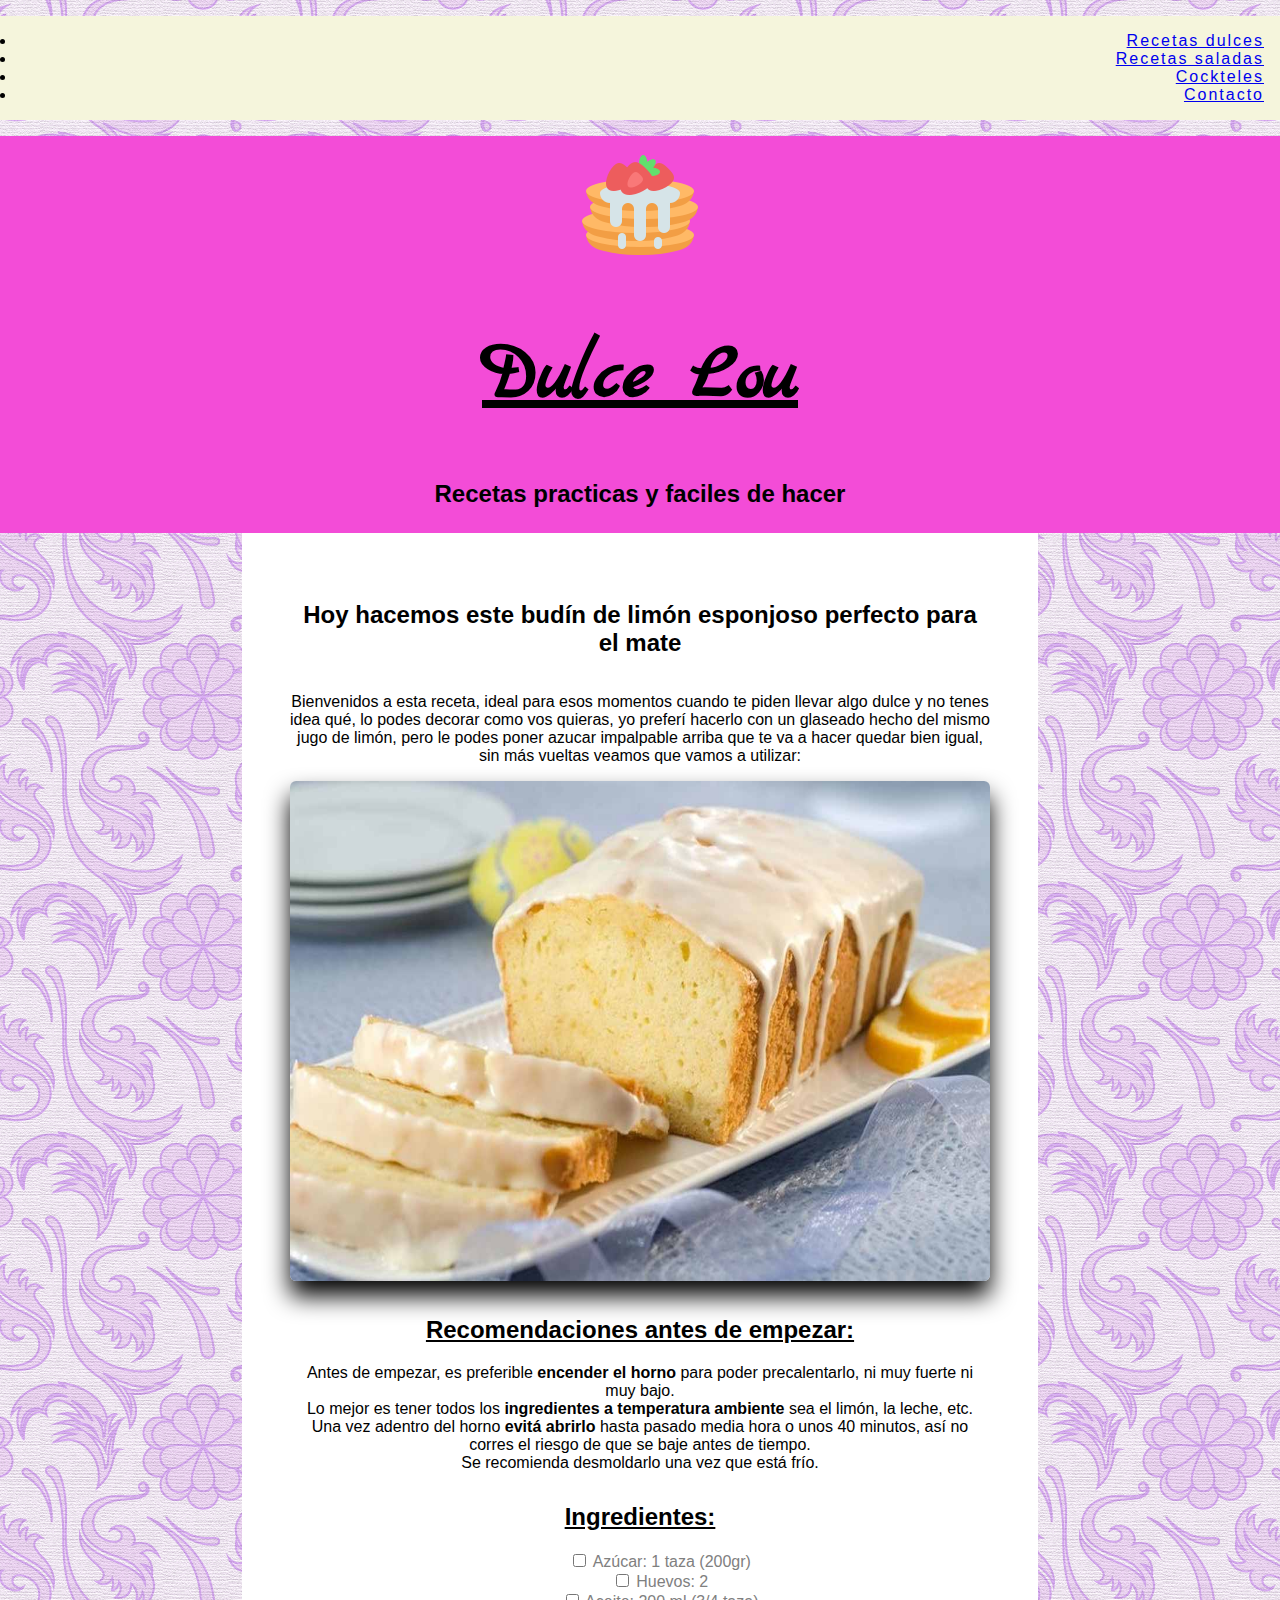
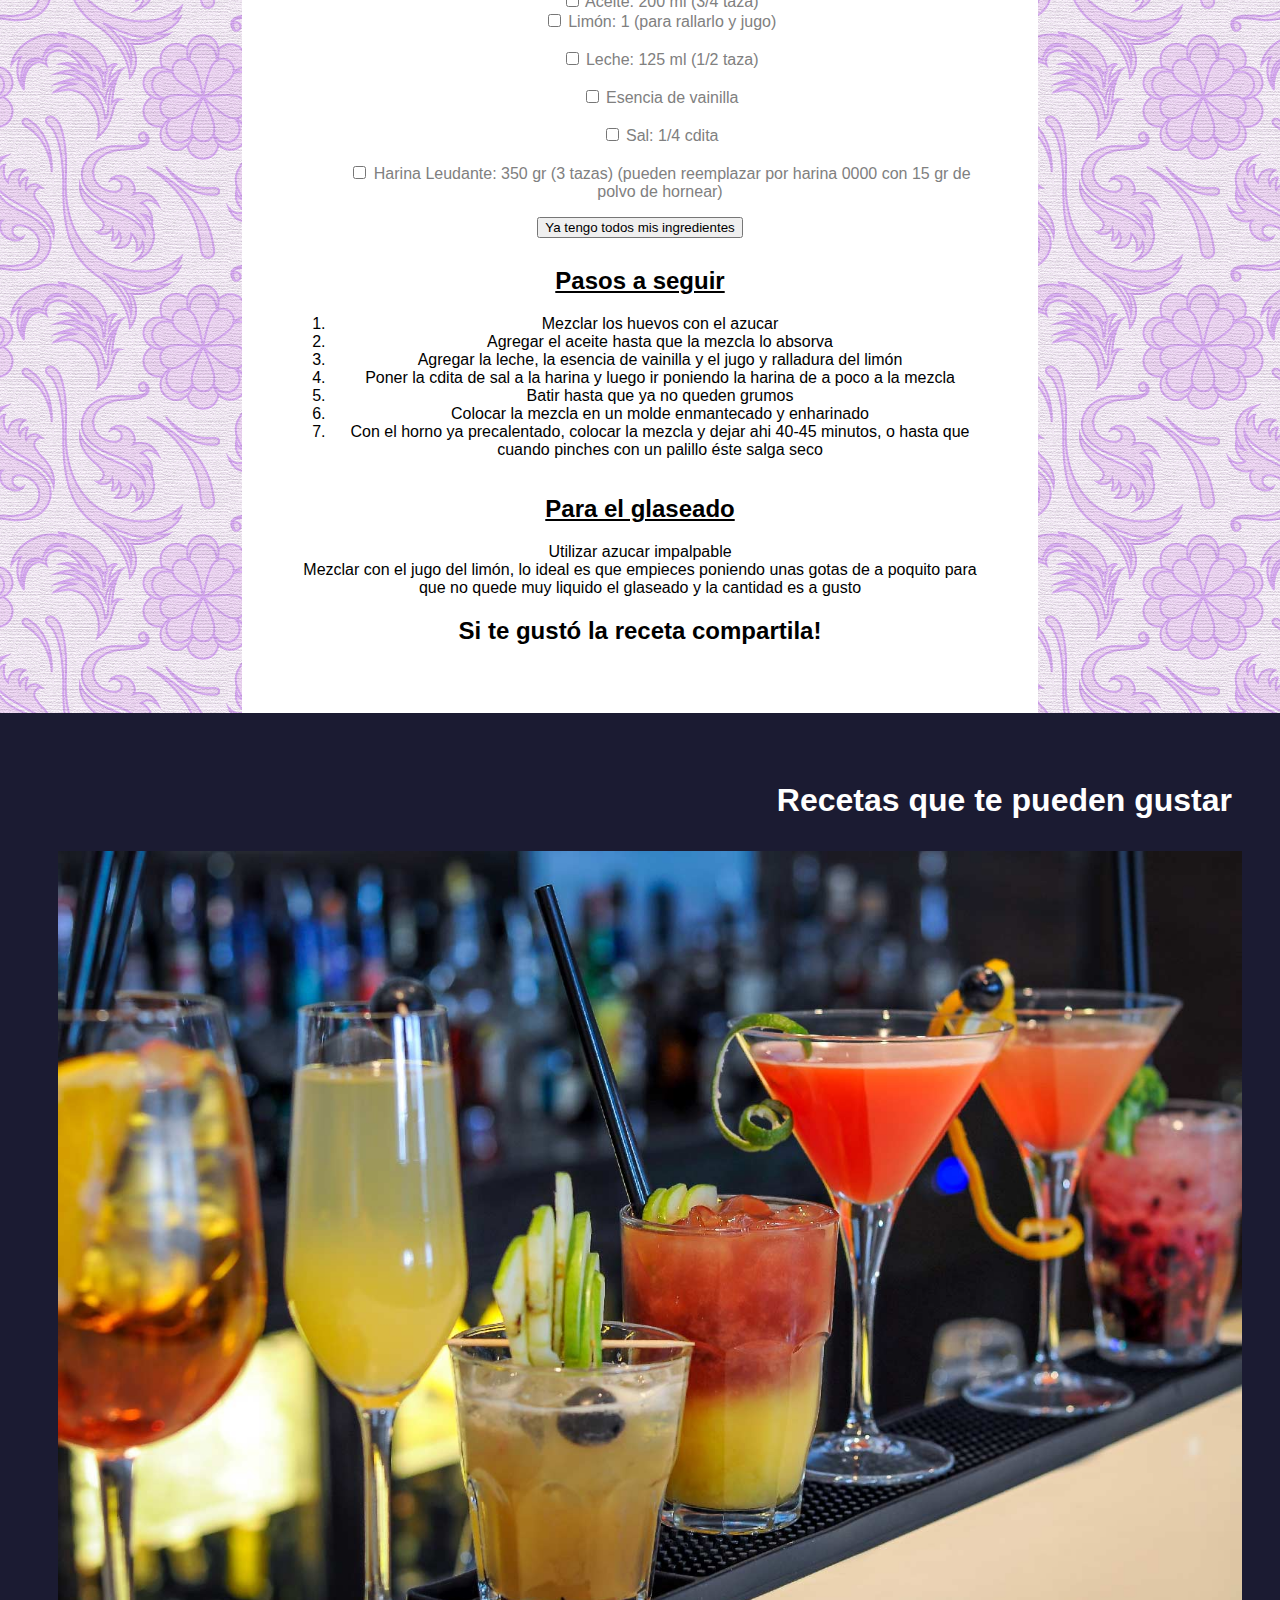
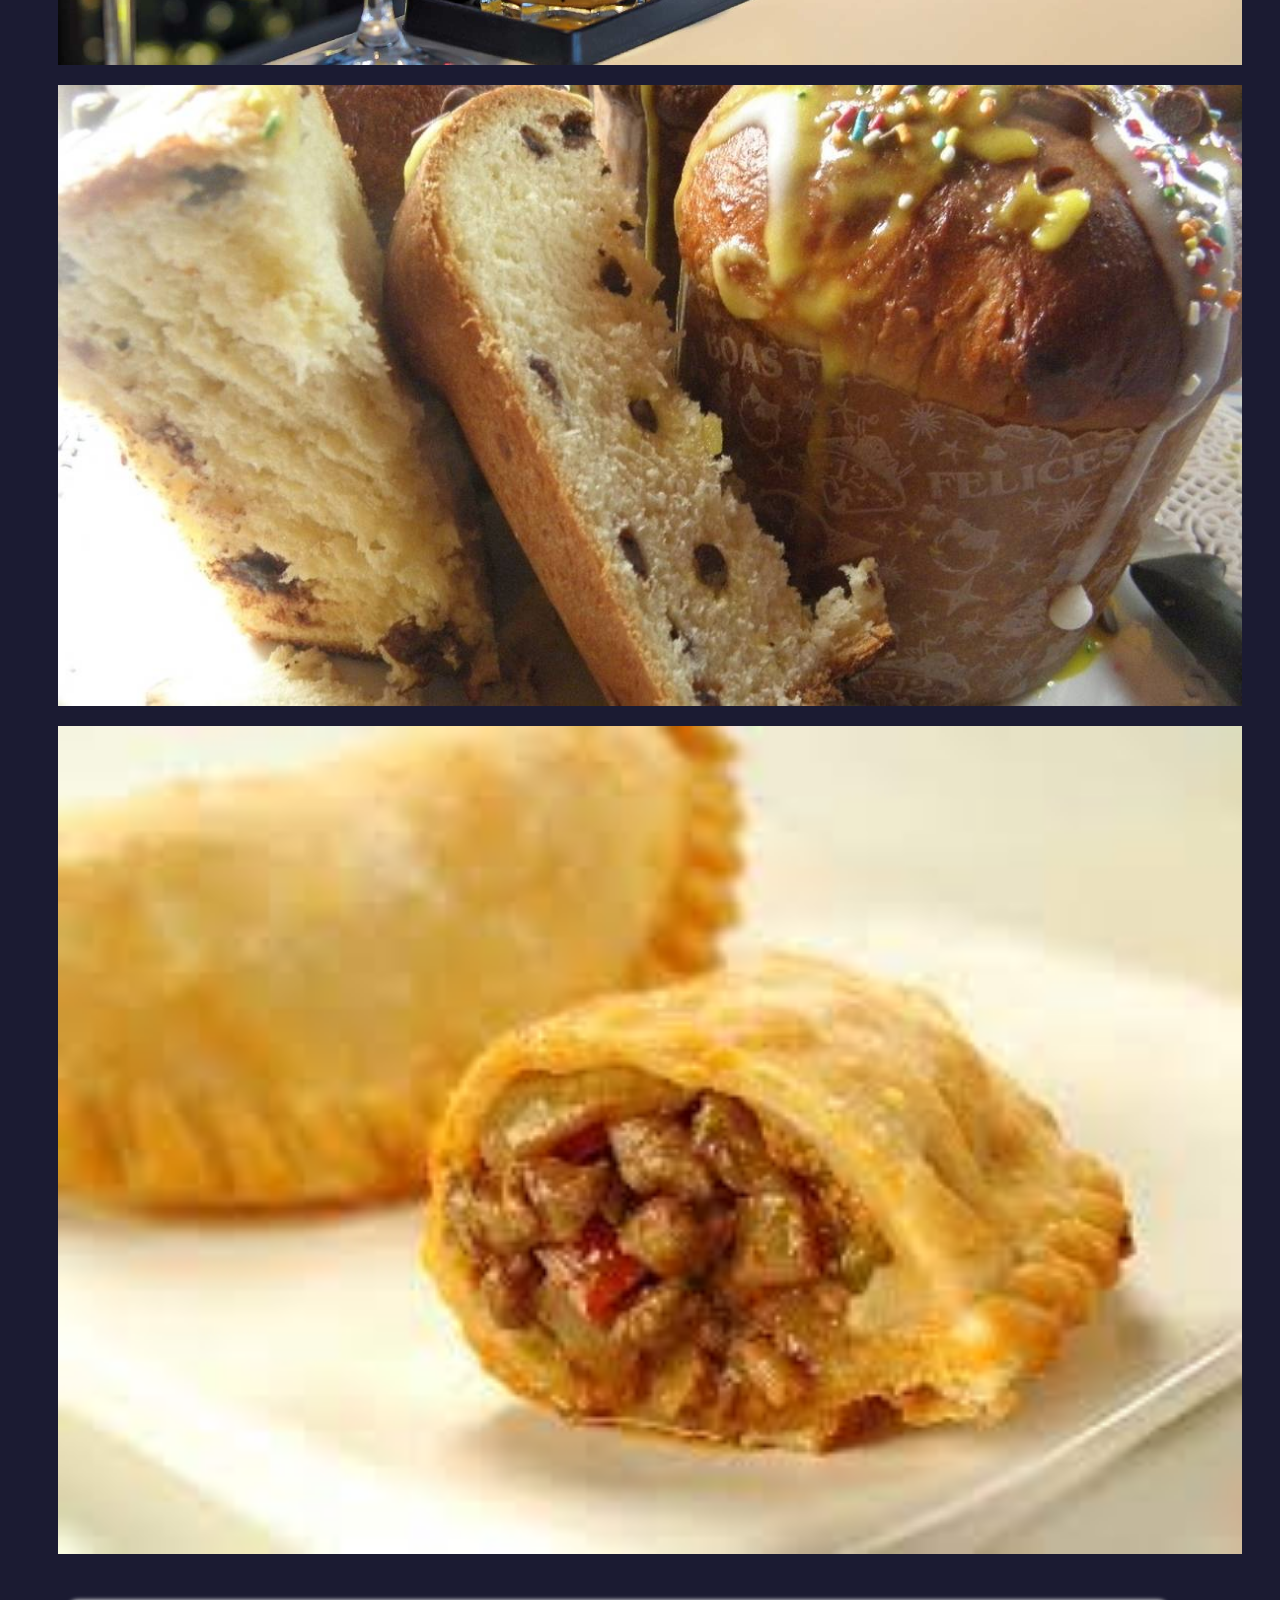
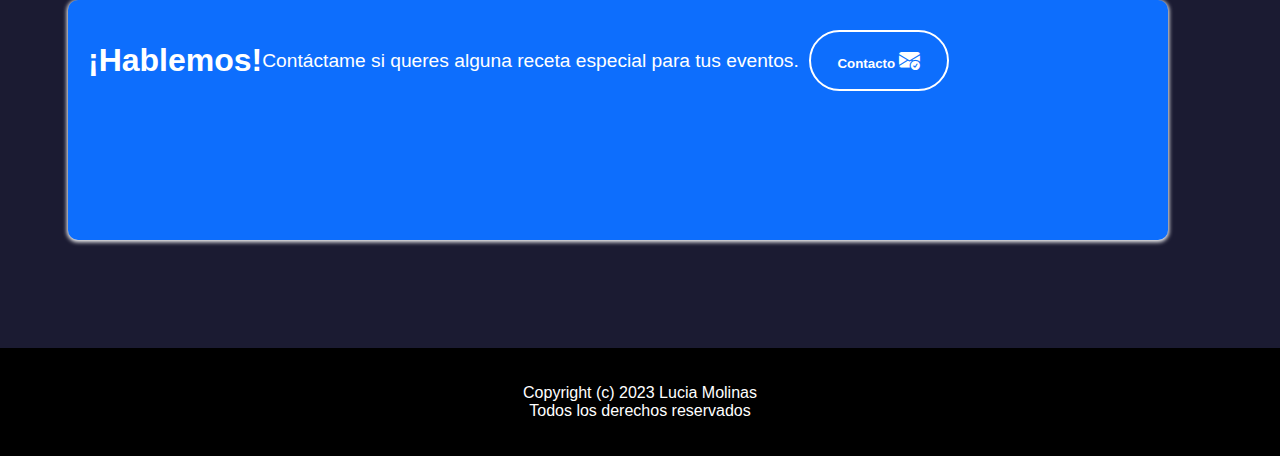
<file: index.html>
<!DOCTYPE html>
<html lang="es">
<head> 
    <meta charset="UTF-8">
    <meta name="author" content="Lucia Molinas">
    <meta name="viewport" content="width=device-width, initial-scale=1">
    <link rel="stylesheet" href="style.css" />
    <link href="https://cdn.jsdelivr.net/npm/bootstrap@5.3.2/dist/css/bootstrap.min.css" rel="stylesheet" integrity="sha384-T3c6CoIi6uLrA9TneNEoa7RxnatzjcDSCmG1MXxSR1GAsXEV/Dwwykc2MPK8M2HN" crossorigin="anonymous">
    <link rel="stylesheet" href="https://cdn.jsdelivr.net/npm/bootstrap-icons@1.11.2/font/bootstrap-icons.min.css">
    <link rel="preconnect" href="https://fonts.googleapis.com">
    <link rel="preconnect" href="https://fonts.gstatic.com" crossorigin>
    <link href="https://fonts.googleapis.com/css2?family=Marck+Script&display=swap" rel="stylesheet">
    <title>Dulce Lou | Recetas</title>
</head>
<body>  
    <nav>
      <ul class="nav justify-content-flex-start">
        <li class="nav-item">
          <a class="nav-link active" aria-current="page" href="#receta-dulce">Recetas dulces</a>
        </li>
        <li class="nav-item">
          <a class="nav-link" href="#recetas-saladas">Recetas saladas</a>
        </li>
        <li class="nav-item">
          <a class="nav-link" href="#cockteleria">Cockteles</a>
        </li>
        <li class="nav-item">
          <a class="nav-link" href="contacto.html" target="_blank">Contacto</a>
        </li>
      </ul>
    </nav>
      <section class="mi-titulo"> 
        <div>
          <img src=img/icono_pasteleria.png>
          <h1><u>Dulce Lou</u></h1>
          <h2>Recetas practicas y faciles de hacer</h2>
        </div>
      </section>
    <article class="Receta">
    <h2>Hoy hacemos este budín de limón esponjoso perfecto para el mate</h2>
    <p>
        Bienvenidos a esta receta, ideal para esos momentos cuando te piden llevar algo dulce y no tenes idea qué, lo podes decorar como vos quieras, yo preferí hacerlo con un glaseado hecho del mismo jugo de limón, pero le podes poner azucar impalpable arriba que te va a hacer quedar bien igual, sin más vueltas veamos que vamos a utilizar:
    </p> 
    <img class="budin img-fluid" src="img/budin.jpg" width="700" height="500">
    <section class="recomendaciones">
         <h2><u>Recomendaciones antes de empezar:</u></h2>
        <p>
            Antes de empezar, es preferible <b>encender el horno</b> para poder precalentarlo, ni muy fuerte ni muy bajo. <br>Lo mejor es tener todos los <b>ingredientes a temperatura ambiente</b> sea el limón, la leche, etc.<br>Una vez adentro del horno <b>evitá abrirlo</b> hasta pasado media hora o unos 40 minutos, así no corres el riesgo de que se baje antes de tiempo.<br>Se recomienda desmoldarlo una vez que está frío.
        </p>
    </section> 
    <form name="ingredientes" id="forElement">
        <h2><u>Ingredientes:</u></h2>
        <span id="cb-validation"></span>
        <ul>
          <label>
            <input type="checkbox" name="miCheck[]" value="azucar">
            <span> Azúcar: 1 taza (200gr)</span>
          </label><br>
          <label>
            <input type="checkbox" name="miCheck[]" value="huevos">
            <span> Huevos: 2 </span>
          </label><br>
          <label>
            <input type="checkbox" name="miCheck[]" value="aceite">
            <span> Aceite: 200 ml (3/4 taza)</span>
          </label><br>
          <label>
            <input type="checkbox" name="miCheck[]" value="limon">
            <span> Limón: 1 (para rallarlo y jugo)<br></span>
          </label><br>
          <label>
            <input type="checkbox" name="miCheck[]" value="leche">
            <span> Leche: 125 ml (1/2 taza)<br></span>
          </label><br>
          <label>
            <input type="checkbox" name="miCheck[]" value="esencia">
            <span> Esencia de vainilla<br></span>
          </label><br>
          <label>
            <input type="checkbox" name="miCheck[]" value="sal">
            <span> Sal: 1/4 cdita<br></span>
          </label><br> 
          <label>
            <input type="checkbox" name="miCheck[]" value="harina">
            <span> Harina Leudante: 350 gr (3 tazas)
                (pueden reemplazar por harina 0000 con 15 gr de polvo de hornear)</span>
          </label><br>
        </ul>
        <button type="submit">Ya tengo todos mis ingredientes</button>
      </form>
    <section>
        <h2><u>Pasos a seguir</u></h2>
        <ol>
            <li>Mezclar los huevos con el azucar</li>
            <li>Agregar el aceite hasta que la mezcla lo absorva</li>
            <li>Agregar la leche, la esencia de vainilla y el jugo y ralladura del limón</li>
            <li>Poner la cdita de sal a la harina y luego ir poniendo la harina de a poco a la mezcla</li>
            <li>Batir hasta que ya no queden grumos</li>
            <li>Colocar la mezcla en un molde enmantecado y enharinado</li>
            <li>Con el horno ya precalentado, colocar la mezcla y dejar ahi 40-45 minutos, o hasta que cuando pinches con un palillo éste salga seco</li>
        </ol>
    </section>  
    <section>
        <h2><u>Para el glaseado</u></h2>
        <p>Utilizar azucar impalpable<br>Mezclar con el jugo del limón, lo ideal es que empieces poniendo unas gotas de a poquito para que no quede muy liquido el glaseado y la cantidad es a gusto</p>
        <h2>Si te gustó la receta compartila!</h2>  
    </section>
</article>
<section class="mas-recetas seccion-oscura">
  <div class="container text-center">
    <div class="row">
      <h1>Recetas que te pueden gustar</h1>
      <div id="cockteleria" class="col-12 col-md-4">
        <img src="img/cockteleles-modernos.jpg">
      </div>
      <div id=receta-dulce class="col-12 col-md-4">
        <img src="img/pan_dulce.jpg">
      </div>
      <div id=recetas-saladas class="col-12 col-md-4">
        <img src="img/empanadas_de_carne.jpg">
      </div>
    </div>
  </div>
</section>
    <section class="contacto seccion-oscura">
      <div class="container">
        <div class="container text-center rectangulo d-flex justify-content-evenly">
          <div class="row">
            <div class="col-12 col-md-4 seccion-titulo">
              <h1>¡Hablemos!</h1>
            </div>
            <div class="col-12 col-md-4 descripcion">
              Contáctame si queres alguna receta especial para tus eventos.
            </div>
            <div id="contacto" class="col-12 col-md-4">
              <a href="contacto.html" target="_blank">
                <button type="button">
                  Contacto 
                  <i class="bi bi-envelope-check-fill"></i>
                </button>
              </a>
            </div>
          </div>
        </div>
      </div>
    </section>
    <footer class="bottom">
      <div>
        <p>Copyright (c) 2023 Lucia Molinas <br>
          Todos los derechos reservados</p>
      </div>
    </footer>
  <script src="https://cdn.jsdelivr.net/npm/bootstrap@5.3.2/dist/js/bootstrap.bundle.min.js" integrity="sha384-C6RzsynM9kWDrMNeT87bh95OGNyZPhcTNXj1NW7RuBCsyN/o0jlpcV8Qyq46cDfL" crossorigin="anonymous"></script>
  <script src="app.js"></script>
 </body>
</html>
</file>
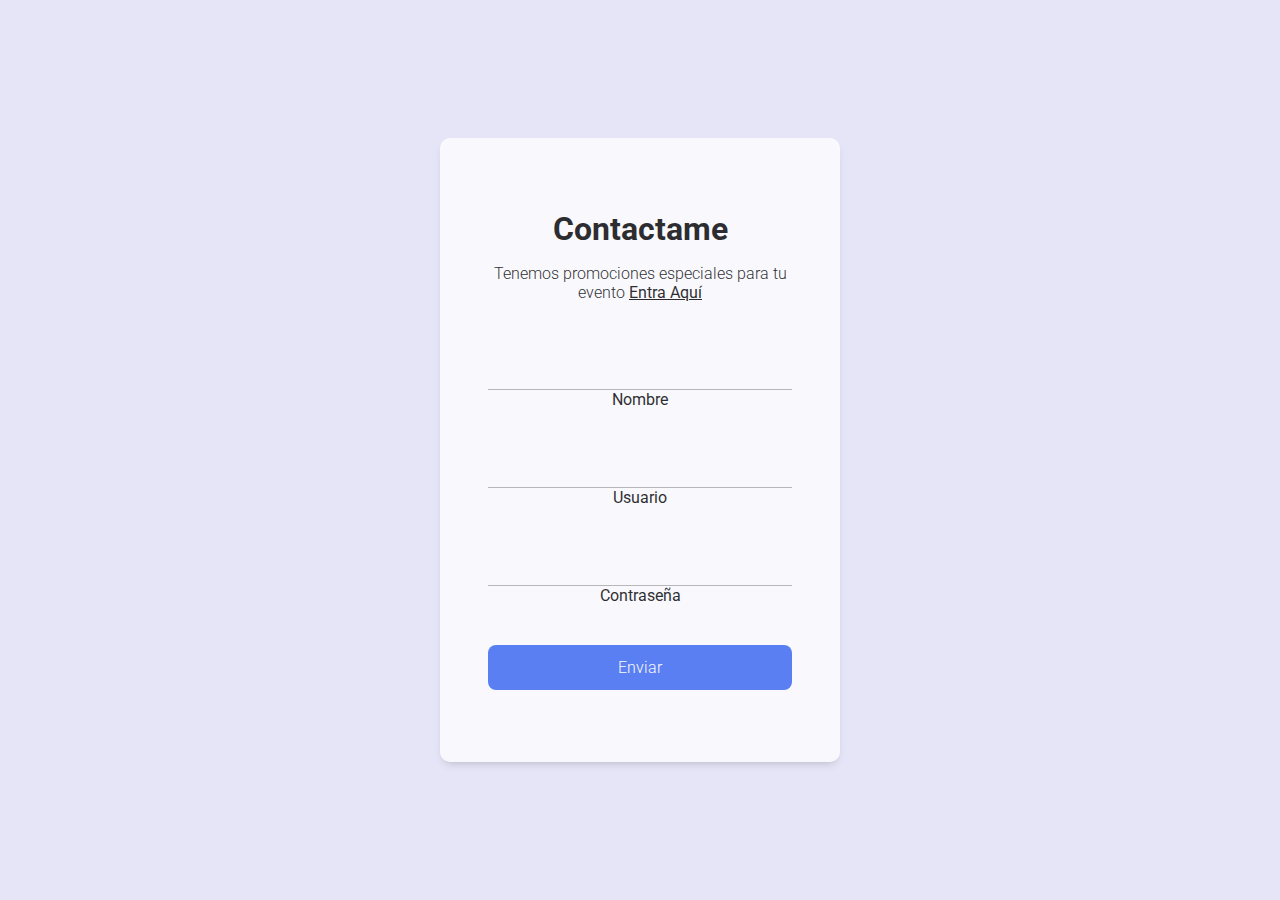
<file: contacto.html>
<!DOCTYPE html>
<html lang="es">
  <body>
    <head>
        <meta charset="UTF-8">
        <meta name="viewport" content="width=device-width, initial-scale=1.0">
        <title>Document</title>
        <link rel="stylesheet" href="estilos.css">
        <link rel="preconnect" href="https://fonts.googleapis.com">
        <link rel="preconnect" href="https://fonts.gstatic.com" crossorigin>
        <link href="https://fonts.googleapis.com/css2?family=Marck+Script&family=Roboto:wght@300;400;700&display=swap" rel="stylesheet">
    </head>
    <div id="error"></div>
    <form id="form" class="form">
        <h2 class="form-title">Contactame</h2>
        <p class="form-parrafo">Tenemos promociones especiales para tu evento <a href="#" class="form_link">Entra Aquí</a></p> 
         <div class="form-container">
            <div class="form-group">
                <input type="text" id="name" class="form-input" placeholder=" ">
                <label for="name" class="form-label">Nombre</label>
                <span class="form-line"> </span>
            </div>
            <div class="form-group">
                <input type="text" id="usuario" class="form-input" placeholder=" ">
                <label for="user" class="form-label">Usuario</label>
                <span class="form-line"> </span>
            </div>
            <div class="form-group">
                <input type="password" id="password" class="form-input" placeholder=" ">
                <label for="password" class="form-label">Contraseña</label>
                <span class="form-line"> </span>
            </div>
            <input type="submit" class="form-submit" value="Enviar">
        </div>
    </form>
  <script src="validacion.js"></script>
 </body>
</html>
</file>
<file: style.css>
body {
    margin: 0;
    padding: 0;
    background: url(img/purple-floral.png);
    font-family:'Trebuchet MS', 'Lucida Sans Unicode', 'Lucida Grande', 'Lucida Sans', Arial, sans-serif;
    text-align: center;
}

.mi-titulo {
    text-align: center;
    background-color: rgb(243, 76, 215);
    padding: 5px;
    margin:auto;
}

@media screen and (max-width: 600px) {
    .mi-titulo {
        min-width: 500px;
    }
}

 
nav{
    text-align: right;
    letter-spacing: 2px;
}

.mi-titulo h1 {
    font-size: 5rem;
    font-family: 'Marck Script', cursive;
}

.mi-titulo h2{
    font-size: 1.5rem;
}

.Receta{
    width: 700px;
    margin: 0 auto;
    padding: 3rem;
}

article {
    background-color: #fff;
    display: flex;
    flex-direction: column;
    align-items: center;
    justify-content: center;
    margin: 1rem 0;
    padding: 0.25rem 0;
}

footer section {
    background-color:grey;
    padding:3rem;
    text-align: right;
}

.nav {
    padding: 1rem;
    background-color: beige;
}

.article {
    display: flex;
    flex-direction: column;
    align-items: center;
    justify-content: center;
}

@media screen and (min-width: 700px) {
    .budin img {
        max-width: 600px;
    }
}

.seccion-oscura {
    color: white;
    background-color: #1b1b32;
    padding: 3rem;
    margin: 0;
    text-align: right;
}

.container img {
    height: 100%;
    width: 100%;
    padding: 10px;
    border-radius: 10px;
    display: block;
    transition: all 300ms;
    position:relative; 
}

.container img:hover{
    transform: scale(1.3)
}

.budin {
    box-shadow: 0px 15px 25px;
    border-radius: 6px;
}

.recomendaciones {
    top: 15px;
    position: relative;
}

#forElement {
    padding:10px;
}

label span {
    color:grey;
}

label input:checked+span{
    color:black;
}

#cb-validation:empty { display: none;}
#cb-validation {
    background-color: pink;
    color: darkred;
    padding: 6px 10px;
    margin: 5px 0;
    display: block;
}

.contacto .container {
    max-width: 1100px;
    min-height: 200px;
    padding: 20px;
}

.contacto .rectangulo {
    margin-top: -5rem;
    background-color: rgb(13, 110, 253);
    border-radius: 10px;
    box-shadow: 0px 1px 4px 1px white;
}

.contacto .row{
    width: 100%;
    display: flex;
    align-items: center;
}

.contacto .descripcion {
    color: white;
    font-size: 1.2rem;
}

.contacto button {
    color: white;
    font-weight: bold;
    background-color: transparent;
    border: 2px solid white;
    padding: 1.25em 2em;
    margin: 10px;
    border-radius: 100px;
    transition: all 0.2s ease-in-out;
}

.contacto button:hover{
    background-color: white;
    color:black;
}

.contacto button i {
    color:white;
    font-size: 1.3rem;
    transition: all 0.2s ease-in-out;
}

.contacto button:hover i{
    color:black;
}

.bottom {
    background-color: #000;
    padding: 20px;
    text-align: center;
    color:white
}
</file>
<file: estilos.css>
*{
    margin:0;
    padding:0;
    box-sizing: border-box;
}

body {
    font-family: 'Marck Script', cursive;
    font-family: 'Roboto', sans-serif;
    background-color: #e5e5f7;
    opacity: 0.8;
    background-image:  radial-gradient(#e545f7 0.5px, transparent 0.5px), radial-gradient(#e545f7 0.5px, #e5e5f7 0.5px);
    background-size: 20px 20px;
    background-position: 0 0,10px 10px;
    display: flex;
    min-height: 100vh;
}

.form {
    background-color: #fff;
    margin: auto;
    width: 90%;
    max-width: 400px;
    padding: 4.5em 3em;
    border-radius: 10px;
    box-shadow: 0 5px 10px -5px rgb(0 0 0 / 30%);
    text-align: center;
}

.form-title {
    font-size: 2rem;
    margin-bottom: .5em;
}

.form-parrafo {
    font-weight: 300;
}

.form_link {
    font-weight: 400;
    color: #000;
}

.form-container {
    margin-top: 3em;
    display: grid;
    gap: 2.5em;
}

.form-group {
    position:relative;
    --color:#5757577e;
}

.form-input {
    width: 100%;
    background: none;
    color: #706c6c;
    font-size: 1rem;
    padding: .6em .3em;
    border: none;
    outline: none;
    border-bottom: 1px solid var(--color);
    font-family:'Roboto', sans-serif; ;
}

.form-input:not(:placeholder-shown)

.form-label {
    color: var(--color);
    cursor: pointer;
    position: absolute;
    top: 0;
    left: 5px;
    transform: translateY(10px);
    transition: transform .5s, color .3s;
}

.form-submit {
    background-color: #3866f2;
    color: white;
    font-family:'Roboto', sans-serif;
    font-weight: 300;
    font-size: 1rem;
    padding: .8em 0;
    border: none;
    border-radius: .5em;
}
</file>
